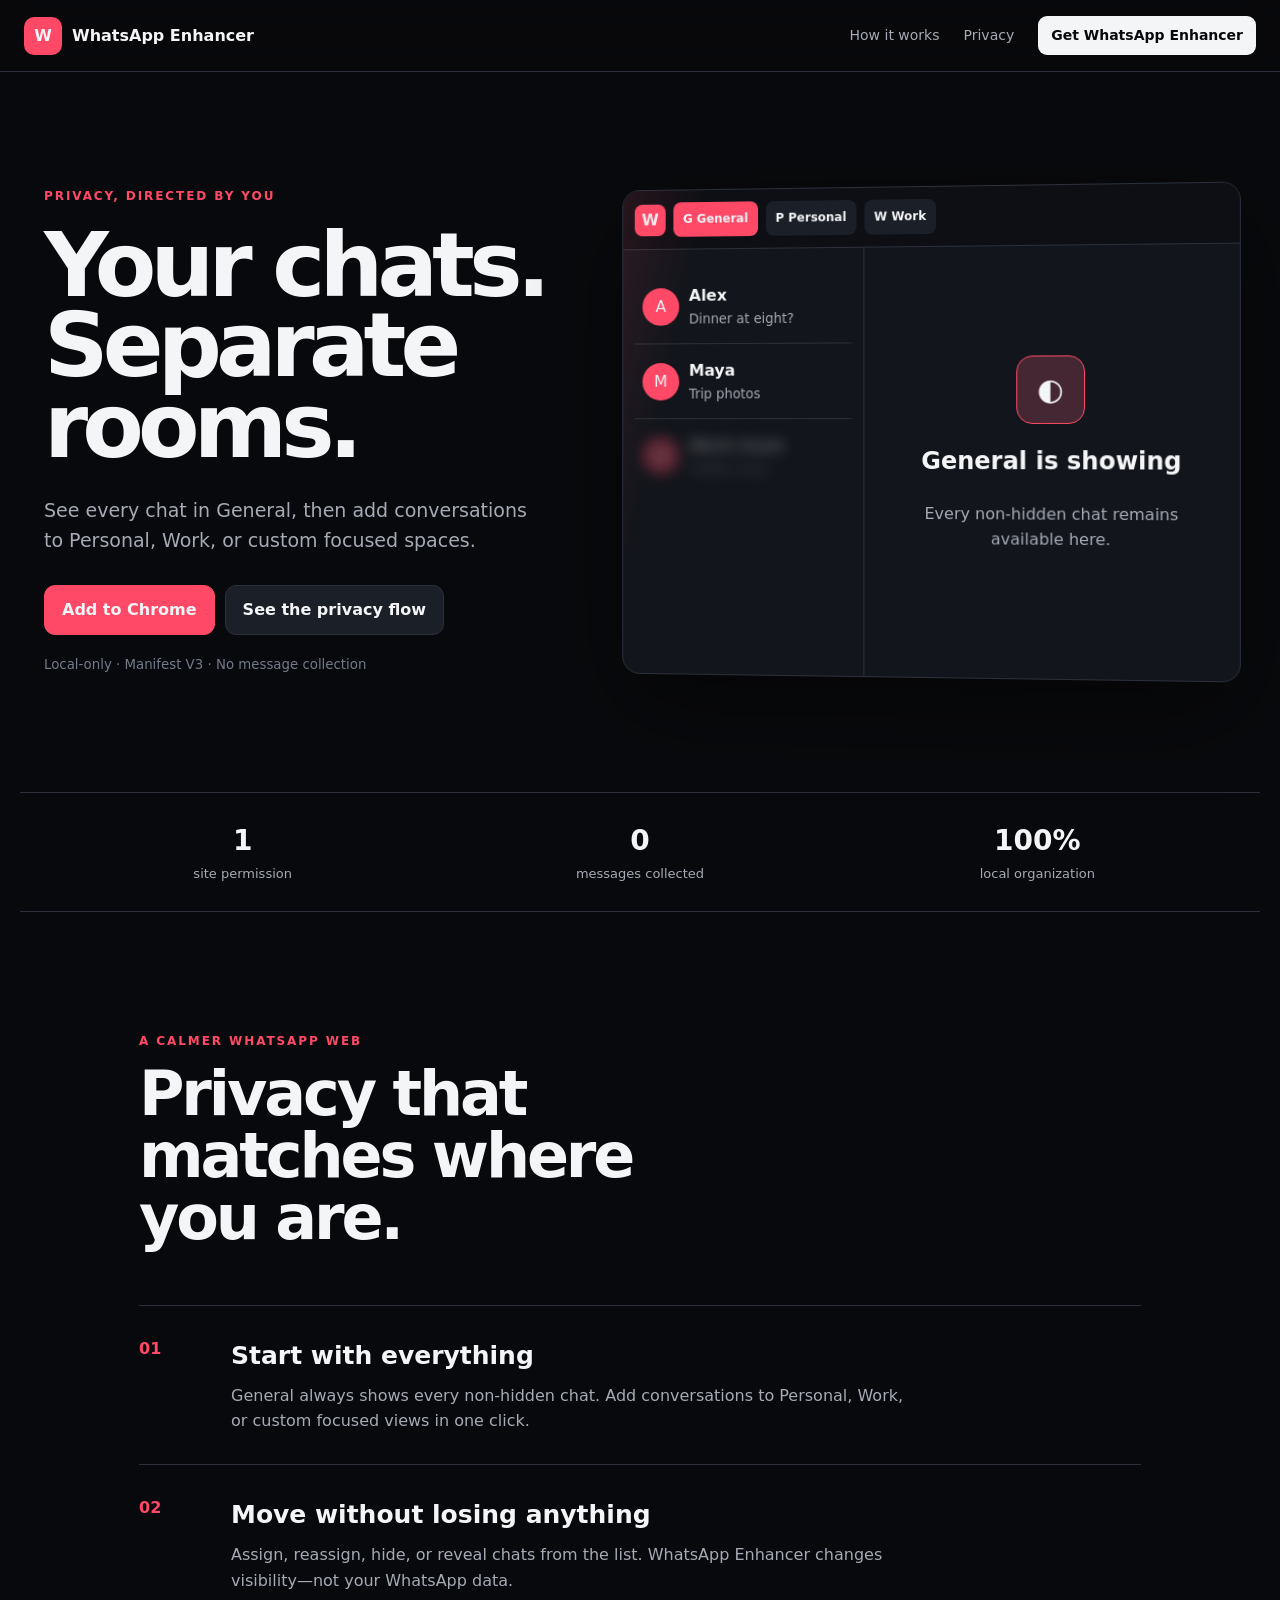
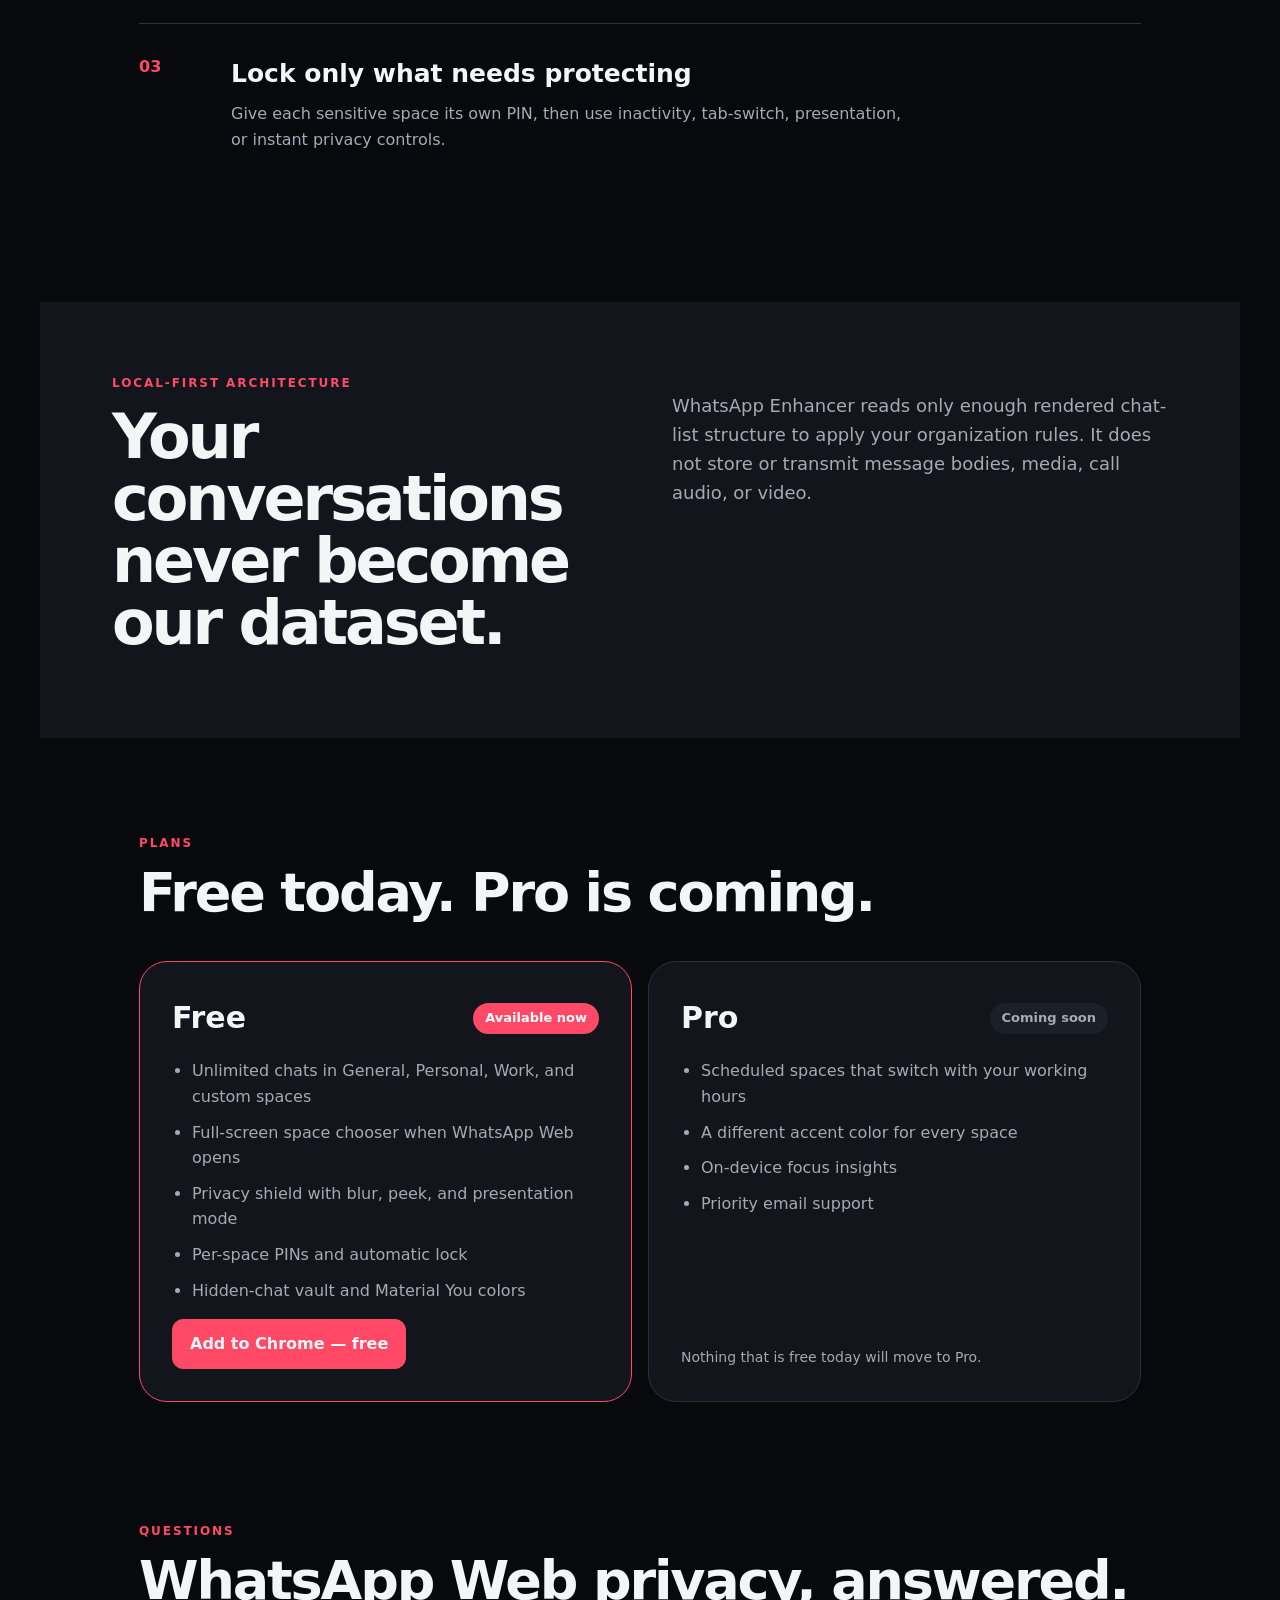
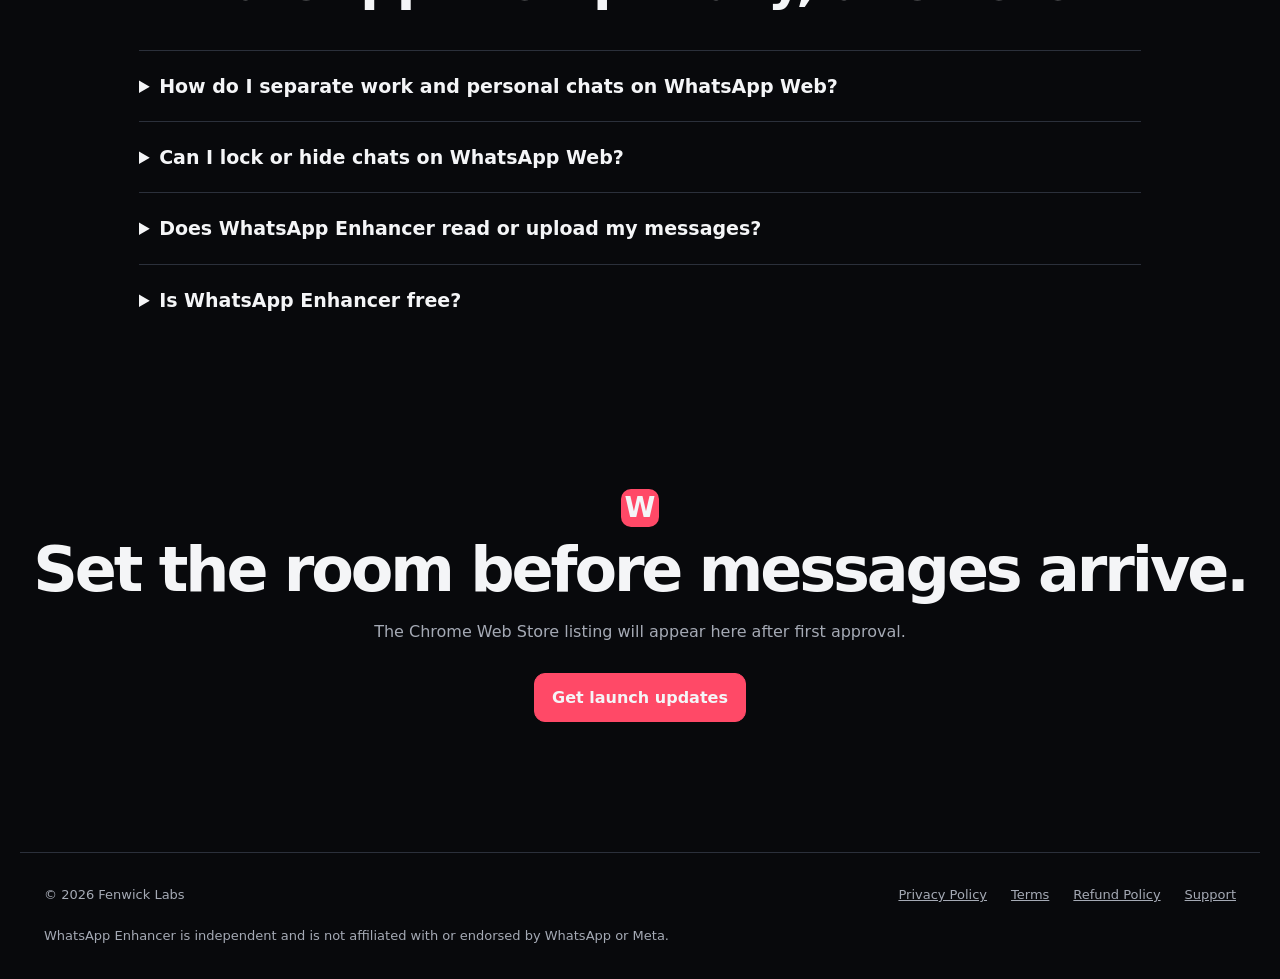
<file: index.html>
<!doctype html>
<html lang="en">
  <head>
    <meta charset="utf-8">
    <meta name="viewport" content="width=device-width, initial-scale=1">
    <title>WhatsApp Enhancer — Chat Folders, Blur & PIN Lock for WhatsApp Web</title>
    <meta name="description" content="Free Chrome extension that sorts WhatsApp Web chats into Work and Personal spaces, blurs messages from shoulder-surfers, hides chats, and PIN-locks private spaces. 100% local.">
    <link rel="canonical" href="https://fenwicklabs.com/spaceguard/">
    <meta name="robots" content="index, follow">
    <meta name="theme-color" content="#ff4967">
    <meta property="og:site_name" content="Fenwick Labs">
    <meta property="og:title" content="WhatsApp Enhancer — Separate Work and Personal chats on WhatsApp Web">
    <meta property="og:description" content="Chat folders, privacy blur, hidden chats, and PIN-locked spaces for WhatsApp Web. Free, local-first Chrome extension.">
    <meta property="og:type" content="website">
    <meta property="og:url" content="https://fenwicklabs.com/spaceguard/">
    <meta name="twitter:card" content="summary">
    <meta name="twitter:title" content="WhatsApp Enhancer — chat spaces, blur and lock">
    <meta name="twitter:description" content="Separate Work and Personal chats, blur messages, and PIN-lock private spaces. Free and local-first.">
    <script type="application/ld+json">
      {
        "@context": "https://schema.org",
        "@type": "SoftwareApplication",
        "name": "WhatsApp Enhancer",
        "applicationCategory": "BrowserApplication",
        "operatingSystem": "Chrome, Edge, Brave",
        "description": "Chrome extension that organizes WhatsApp Web chats into Work, Personal, and custom spaces, blurs sensitive content, hides chats, and PIN-locks private spaces. All processing stays on the device.",
        "url": "https://fenwicklabs.com/spaceguard/",
        "author": { "@type": "Organization", "name": "Fenwick Labs" },
        "offers": { "@type": "Offer", "price": "0", "priceCurrency": "USD" },
        "featureList": [
          "Work and Personal chat spaces for WhatsApp Web",
          "Full-screen space chooser when WhatsApp Web opens",
          "Privacy shield that blurs names, messages, and media",
          "Per-space PIN lock and automatic lock",
          "Hidden chats vault",
          "Material You accent colors in light and dark themes"
        ]
      }
    </script>
    <script type="application/ld+json">
      {
        "@context": "https://schema.org",
        "@type": "FAQPage",
        "mainEntity": [
          {
            "@type": "Question",
            "name": "How do I separate work and personal chats on WhatsApp Web?",
            "acceptedAnswer": { "@type": "Answer", "text": "Install WhatsApp Enhancer, open WhatsApp Web, and pick a space. Use the ••• button on any chat to add it to Work, Personal, or a custom space. General keeps showing every chat." }
          },
          {
            "@type": "Question",
            "name": "Can I lock or hide chats on WhatsApp Web?",
            "acceptedAnswer": { "@type": "Answer", "text": "Yes. Give any space its own 4–8 digit PIN, move chats to a Hidden vault, and turn on automatic lock after inactivity or when you switch tabs." }
          },
          {
            "@type": "Question",
            "name": "Does WhatsApp Enhancer read or upload my messages?",
            "acceptedAnswer": { "@type": "Answer", "text": "No. WhatsApp Enhancer runs only on web.whatsapp.com and stores its settings in your browser. It never collects or transmits messages, media, or contacts." }
          },
          {
            "@type": "Question",
            "name": "Is WhatsApp Enhancer free?",
            "acceptedAnswer": { "@type": "Answer", "text": "Yes. Every current feature is free. A Pro plan is in development; nothing that is free today will move behind it." }
          }
        ]
      }
    </script>
    <link rel="stylesheet" href="styles.css">
  </head>
  <body>
    <header class="nav">
      <a class="brand" href="#top"><span>W</span>WhatsApp Enhancer</a>
      <nav aria-label="Primary">
        <a href="#how">How it works</a>
        <a href="#privacy">Privacy</a>
        <a class="nav-cta" href="#install">Get WhatsApp Enhancer</a>
      </nav>
    </header>

    <main id="top">
      <section class="hero">
        <div class="hero-copy">
          <div class="eyebrow">Privacy, directed by you</div>
          <h1>Your chats.<br>Separate rooms.</h1>
          <p>See every chat in General, then add conversations to Personal, Work, or custom focused spaces.</p>
          <div class="actions">
            <a class="button primary" href="#install">Add to Chrome</a>
            <a class="button" href="#how">See the privacy flow</a>
          </div>
          <small>Local-only · Manifest V3 · No message collection</small>
        </div>
        <div class="product-shot" aria-label="Illustration of WhatsApp Enhancer organizing chats">
          <div class="shot-top"><b>W</b><span class="active">G General</span><span>P Personal</span><span>W Work</span></div>
          <div class="shot-body">
            <aside>
              <div><i>A</i><span><b>Alex</b><small>Dinner at eight?</small></span></div>
              <div><i>M</i><span><b>Maya</b><small>Trip photos</small></span></div>
              <div class="blurred"><i>W</i><span><b>Work team</b><small>Hidden here</small></span></div>
            </aside>
            <article><span class="shield">◐</span><h2>General is showing</h2><p>Every non-hidden chat remains available here.</p></article>
          </div>
          <div class="beam"></div>
        </div>
      </section>

      <section class="proof" aria-label="Product trust">
        <div><strong>1</strong><span>site permission</span></div>
        <div><strong>0</strong><span>messages collected</span></div>
        <div><strong>100%</strong><span>local organization</span></div>
      </section>

      <section class="features" id="how">
        <header><div class="eyebrow">A calmer WhatsApp Web</div><h2>Privacy that matches where you are.</h2></header>
        <article><span>01</span><div><h3>Start with everything</h3><p>General always shows every non-hidden chat. Add conversations to Personal, Work, or custom focused views in one click.</p></div></article>
        <article><span>02</span><div><h3>Move without losing anything</h3><p>Assign, reassign, hide, or reveal chats from the list. WhatsApp Enhancer changes visibility—not your WhatsApp data.</p></div></article>
        <article><span>03</span><div><h3>Lock only what needs protecting</h3><p>Give each sensitive space its own PIN, then use inactivity, tab-switch, presentation, or instant privacy controls.</p></div></article>
      </section>

      <section class="privacy" id="privacy">
        <div><div class="eyebrow">Local-first architecture</div><h2>Your conversations never become our dataset.</h2></div>
        <p>WhatsApp Enhancer reads only enough rendered chat-list structure to apply your organization rules. It does not store or transmit message bodies, media, call audio, or video.</p>
      </section>

      <section class="plans" id="plans" aria-labelledby="plans-title">
        <header><div class="eyebrow">Plans</div><h2 id="plans-title">Free today. Pro is coming.</h2></header>
        <div class="plan-grid">
          <article class="plan current">
            <h3>Free <span>Available now</span></h3>
            <ul>
              <li>Unlimited chats in General, Personal, Work, and custom spaces</li>
              <li>Full-screen space chooser when WhatsApp Web opens</li>
              <li>Privacy shield with blur, peek, and presentation mode</li>
              <li>Per-space PINs and automatic lock</li>
              <li>Hidden-chat vault and Material You colors</li>
            </ul>
            <a class="button primary" href="#install">Add to Chrome — free</a>
          </article>
          <article class="plan">
            <h3>Pro <span>Coming soon</span></h3>
            <ul>
              <li>Scheduled spaces that switch with your working hours</li>
              <li>A different accent color for every space</li>
              <li>On-device focus insights</li>
              <li>Priority email support</li>
            </ul>
            <p class="plan-note">Nothing that is free today will move to Pro.</p>
          </article>
        </div>
      </section>

      <section class="faq" id="faq" aria-labelledby="faq-title">
        <header><div class="eyebrow">Questions</div><h2 id="faq-title">WhatsApp Web privacy, answered.</h2></header>
        <details><summary>How do I separate work and personal chats on WhatsApp Web?</summary><p>Install WhatsApp Enhancer, open WhatsApp Web, and pick a space. Use the ••• button on any chat to add it to Work, Personal, or a custom space. General keeps showing every chat.</p></details>
        <details><summary>Can I lock or hide chats on WhatsApp Web?</summary><p>Yes. Give any space its own 4–8 digit PIN, move chats to a Hidden vault, and turn on automatic lock after inactivity or when you switch tabs.</p></details>
        <details><summary>Does WhatsApp Enhancer read or upload my messages?</summary><p>No. WhatsApp Enhancer runs only on web.whatsapp.com and stores its settings in your browser. It never collects or transmits messages, media, or contacts.</p></details>
        <details><summary>Is WhatsApp Enhancer free?</summary><p>Yes. Every current feature is free. A Pro plan is in development; nothing that is free today will move behind it.</p></details>
      </section>

      <section class="install" id="install">
        <div class="brand-icon">W</div>
        <h2>Set the room before messages arrive.</h2>
        <p>The Chrome Web Store listing will appear here after first approval.</p>
        <a class="button primary" href="support.html">Get launch updates</a>
      </section>
    </main>

    <footer>
      <span>© 2026 Fenwick Labs</span>
      <nav aria-label="Legal">
        <a href="privacy.html">Privacy Policy</a>
        <a href="terms.html">Terms</a>
        <a href="refund.html">Refund Policy</a>
        <a href="support.html">Support</a>
      </nav>
      <p>WhatsApp Enhancer is independent and is not affiliated with or endorsed by WhatsApp or Meta.</p>
    </footer>
  </body>
</html>
</file>
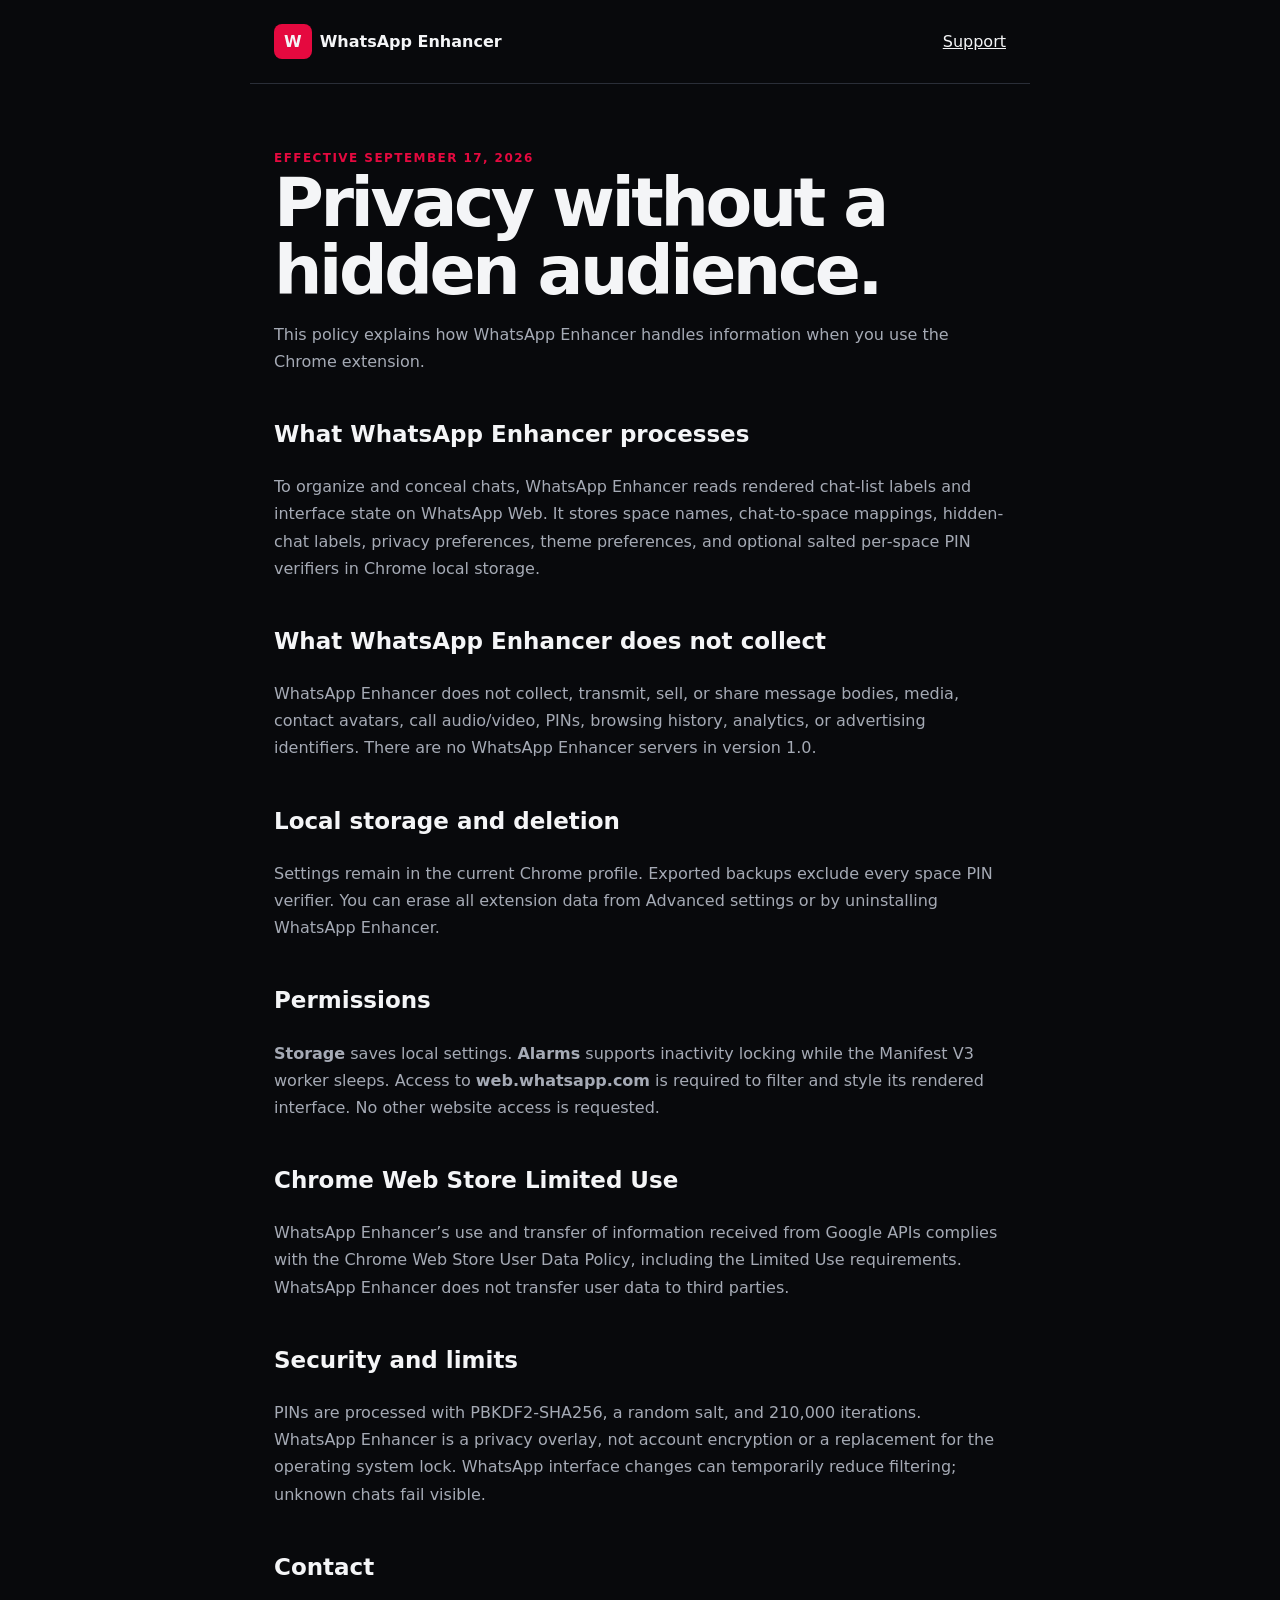
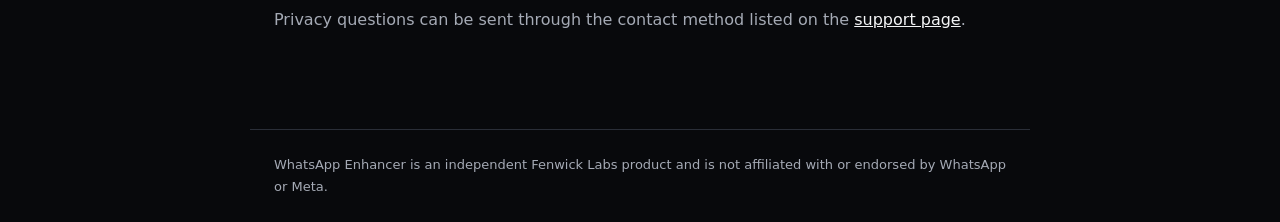
<file: privacy.html>
<!doctype html>
<html lang="en">
<head><meta charset="utf-8"><meta name="viewport" content="width=device-width,initial-scale=1"><title>Privacy Policy — WhatsApp Enhancer</title><link rel="stylesheet" href="legal.css"></head>
<body><header><a class="brand" href="index.html"><span>W</span>WhatsApp Enhancer</a><a href="support.html">Support</a></header>
<main><div class="updated">Effective September 17, 2026</div><h1>Privacy without a hidden audience.</h1><p>This policy explains how WhatsApp Enhancer handles information when you use the Chrome extension.</p>
<h2>What WhatsApp Enhancer processes</h2><p>To organize and conceal chats, WhatsApp Enhancer reads rendered chat-list labels and interface state on WhatsApp Web. It stores space names, chat-to-space mappings, hidden-chat labels, privacy preferences, theme preferences, and optional salted per-space PIN verifiers in Chrome local storage.</p>
<h2>What WhatsApp Enhancer does not collect</h2><p>WhatsApp Enhancer does not collect, transmit, sell, or share message bodies, media, contact avatars, call audio/video, PINs, browsing history, analytics, or advertising identifiers. There are no WhatsApp Enhancer servers in version 1.0.</p>
<h2>Local storage and deletion</h2><p>Settings remain in the current Chrome profile. Exported backups exclude every space PIN verifier. You can erase all extension data from Advanced settings or by uninstalling WhatsApp Enhancer.</p>
<h2>Permissions</h2><p><strong>Storage</strong> saves local settings. <strong>Alarms</strong> supports inactivity locking while the Manifest V3 worker sleeps. Access to <strong>web.whatsapp.com</strong> is required to filter and style its rendered interface. No other website access is requested.</p>
<h2>Chrome Web Store Limited Use</h2><p>WhatsApp Enhancer’s use and transfer of information received from Google APIs complies with the Chrome Web Store User Data Policy, including the Limited Use requirements. WhatsApp Enhancer does not transfer user data to third parties.</p>
<h2>Security and limits</h2><p>PINs are processed with PBKDF2-SHA256, a random salt, and 210,000 iterations. WhatsApp Enhancer is a privacy overlay, not account encryption or a replacement for the operating system lock. WhatsApp interface changes can temporarily reduce filtering; unknown chats fail visible.</p>
<h2>Contact</h2><p>Privacy questions can be sent through the contact method listed on the <a href="support.html">support page</a>.</p></main>
<footer>WhatsApp Enhancer is an independent Fenwick Labs product and is not affiliated with or endorsed by WhatsApp or Meta.</footer></body></html>
</file>
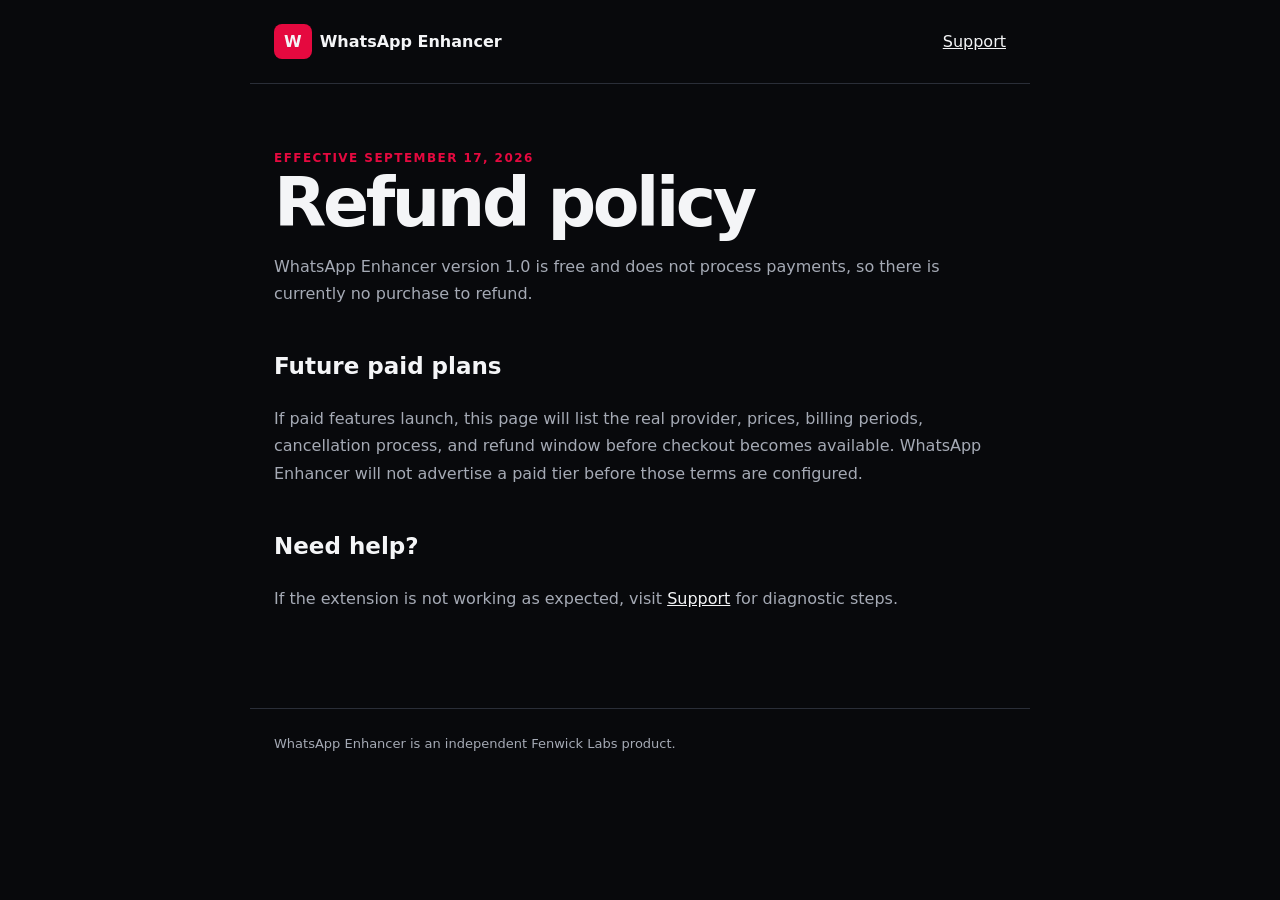
<file: refund.html>
<!doctype html>
<html lang="en">
<head><meta charset="utf-8"><meta name="viewport" content="width=device-width,initial-scale=1"><title>Refund Policy — WhatsApp Enhancer</title><link rel="stylesheet" href="legal.css"></head>
<body><header><a class="brand" href="index.html"><span>W</span>WhatsApp Enhancer</a><a href="support.html">Support</a></header>
<main><div class="updated">Effective September 17, 2026</div><h1>Refund policy</h1><p>WhatsApp Enhancer version 1.0 is free and does not process payments, so there is currently no purchase to refund.</p>
<h2>Future paid plans</h2><p>If paid features launch, this page will list the real provider, prices, billing periods, cancellation process, and refund window before checkout becomes available. WhatsApp Enhancer will not advertise a paid tier before those terms are configured.</p>
<h2>Need help?</h2><p>If the extension is not working as expected, visit <a href="support.html">Support</a> for diagnostic steps.</p></main>
<footer>WhatsApp Enhancer is an independent Fenwick Labs product.</footer></body></html>
</file>
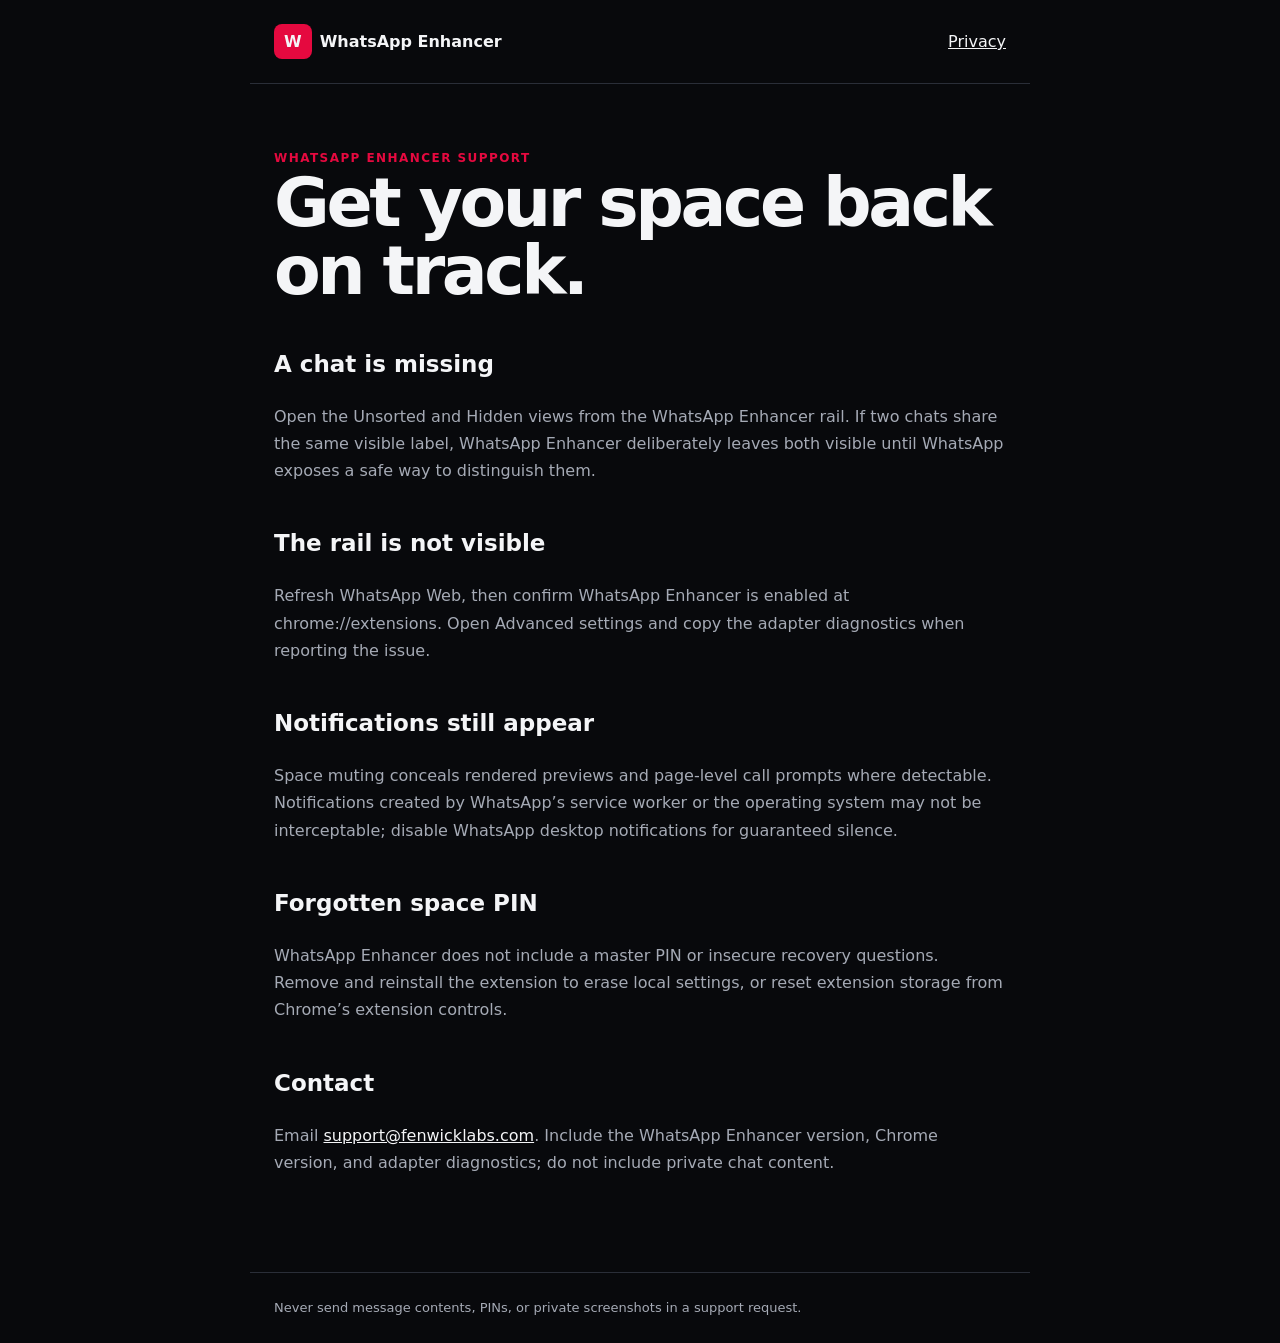
<file: support.html>
<!doctype html>
<html lang="en">
<head><meta charset="utf-8"><meta name="viewport" content="width=device-width,initial-scale=1"><title>Support — WhatsApp Enhancer</title><link rel="stylesheet" href="legal.css"></head>
<body><header><a class="brand" href="index.html"><span>W</span>WhatsApp Enhancer</a><a href="privacy.html">Privacy</a></header>
<main><div class="updated">WhatsApp Enhancer support</div><h1>Get your space back on track.</h1>
<h2>A chat is missing</h2><p>Open the Unsorted and Hidden views from the WhatsApp Enhancer rail. If two chats share the same visible label, WhatsApp Enhancer deliberately leaves both visible until WhatsApp exposes a safe way to distinguish them.</p>
<h2>The rail is not visible</h2><p>Refresh WhatsApp Web, then confirm WhatsApp Enhancer is enabled at chrome://extensions. Open Advanced settings and copy the adapter diagnostics when reporting the issue.</p>
<h2>Notifications still appear</h2><p>Space muting conceals rendered previews and page-level call prompts where detectable. Notifications created by WhatsApp’s service worker or the operating system may not be interceptable; disable WhatsApp desktop notifications for guaranteed silence.</p>
<h2>Forgotten space PIN</h2><p>WhatsApp Enhancer does not include a master PIN or insecure recovery questions. Remove and reinstall the extension to erase local settings, or reset extension storage from Chrome’s extension controls.</p>
<h2>Contact</h2><p>Email <a href="mailto:support@fenwicklabs.com">support@fenwicklabs.com</a>. Include the WhatsApp Enhancer version, Chrome version, and adapter diagnostics; do not include private chat content.</p></main>
<footer>Never send message contents, PINs, or private screenshots in a support request.</footer></body></html>
</file>
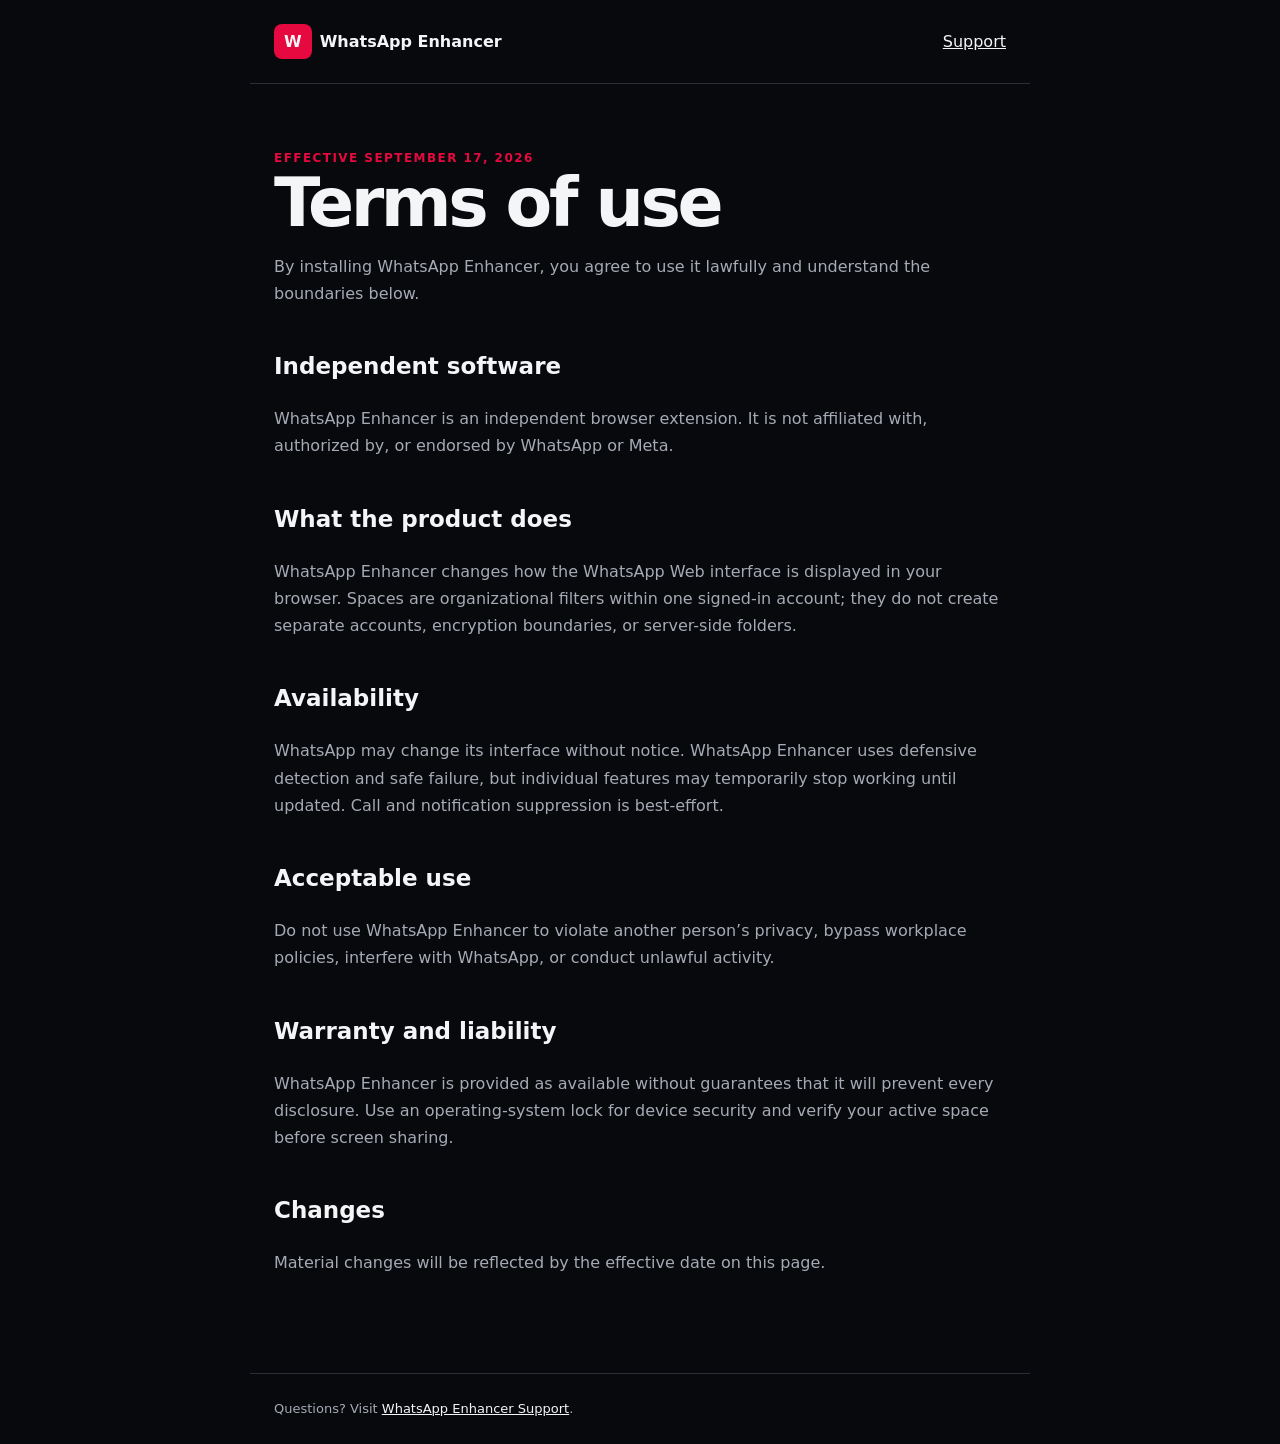
<file: terms.html>
<!doctype html>
<html lang="en">
<head><meta charset="utf-8"><meta name="viewport" content="width=device-width,initial-scale=1"><title>Terms — WhatsApp Enhancer</title><link rel="stylesheet" href="legal.css"></head>
<body><header><a class="brand" href="index.html"><span>W</span>WhatsApp Enhancer</a><a href="support.html">Support</a></header>
<main><div class="updated">Effective September 17, 2026</div><h1>Terms of use</h1><p>By installing WhatsApp Enhancer, you agree to use it lawfully and understand the boundaries below.</p>
<h2>Independent software</h2><p>WhatsApp Enhancer is an independent browser extension. It is not affiliated with, authorized by, or endorsed by WhatsApp or Meta.</p>
<h2>What the product does</h2><p>WhatsApp Enhancer changes how the WhatsApp Web interface is displayed in your browser. Spaces are organizational filters within one signed-in account; they do not create separate accounts, encryption boundaries, or server-side folders.</p>
<h2>Availability</h2><p>WhatsApp may change its interface without notice. WhatsApp Enhancer uses defensive detection and safe failure, but individual features may temporarily stop working until updated. Call and notification suppression is best-effort.</p>
<h2>Acceptable use</h2><p>Do not use WhatsApp Enhancer to violate another person’s privacy, bypass workplace policies, interfere with WhatsApp, or conduct unlawful activity.</p>
<h2>Warranty and liability</h2><p>WhatsApp Enhancer is provided as available without guarantees that it will prevent every disclosure. Use an operating-system lock for device security and verify your active space before screen sharing.</p>
<h2>Changes</h2><p>Material changes will be reflected by the effective date on this page.</p></main>
<footer>Questions? Visit <a href="support.html">WhatsApp Enhancer Support</a>.</footer></body></html>
</file>
<file: styles.css>
:root {
  color-scheme: dark;
  --bg: #08090c;
  --panel: #12151b;
  --raised: #1b1f28;
  --line: #2b303b;
  --ink: #f4f5f7;
  --muted: #a5aab5;
  --accent: #ff4967;
}

* { box-sizing: border-box; }
html { scroll-behavior: smooth; }
body { background: var(--bg); color: var(--ink); font: 400 16px/1.6 "Segoe UI Variable Text", "Segoe UI", ui-sans-serif, system-ui, sans-serif; margin: 0; }
a { color: inherit; }
.nav { align-items: center; backdrop-filter: blur(14px); background: rgba(8,9,12,.88); border-bottom: 1px solid var(--line); display: flex; height: 72px; justify-content: space-between; padding: 0 max(24px,calc((100vw - 1240px)/2)); position: sticky; top: 0; z-index: 10; }
.brand { align-items: center; display: flex; font-weight: 900; gap: 10px; text-decoration: none; }
.brand span,.brand-icon { align-items:center;background:var(--accent);border-radius:10px;display:flex;height:38px;justify-content:center;width:38px; }
.nav nav,.actions,footer nav { display:flex;gap:24px;align-items:center; }
.nav nav a { color:var(--muted);font-size:14px;text-decoration:none; }
.nav .nav-cta { background:var(--ink);border-radius:9px;color:var(--bg);font-weight:800;padding:8px 13px; }
main { overflow:hidden; }
.hero { align-items:center;display:grid;gap:64px;grid-template-columns:.9fr 1.1fr;margin:auto;max-width:1240px;min-height:720px;padding:80px 24px; }
.eyebrow { color:var(--accent);font-size:12px;font-weight:900;letter-spacing:.16em;text-transform:uppercase; }
h1 { font-size:clamp(58px,7vw,94px);letter-spacing:-.065em;line-height:.9;margin:18px 0 28px; }
.hero-copy p { color:var(--muted);font-size:19px;max-width:580px; }
.actions { gap:10px;margin:30px 0 16px; }
.button { background:var(--raised);border:1px solid var(--line);border-radius:11px;color:var(--ink);display:inline-flex;font-weight:800;padding:11px 17px;text-decoration:none; }
.button.primary { background:var(--accent);border-color:var(--accent); }
.hero-copy small { color:#737a89; }
.product-shot { background:var(--panel);border:1px solid var(--line);border-radius:18px;box-shadow:0 32px 100px rgba(0,0,0,.5);min-height:480px;overflow:hidden;position:relative;transform:perspective(1200px) rotateY(-4deg); }
.shot-top { align-items:center;background:#0d0f14;border-bottom:1px solid var(--line);display:flex;gap:8px;padding:12px; }
.shot-top>b { align-items:center;background:var(--accent);border-radius:8px;display:flex;height:32px;justify-content:center;width:32px; }
.shot-top>span { background:var(--raised);border-radius:8px;font-size:12px;font-weight:800;padding:8px 10px; }
.shot-top>span.active { background:var(--accent); }
.shot-body { display:grid;grid-template-columns:.8fr 1.2fr;min-height:430px; }
.shot-body aside { border-right:1px solid var(--line);padding:20px 12px; }
.shot-body aside>div { align-items:center;border-bottom:1px solid var(--line);display:flex;gap:10px;padding:14px 8px; }
.shot-body i { align-items:center;background:var(--accent);border-radius:50%;display:flex;font-style:normal;height:38px;justify-content:center;width:38px; }
.shot-body aside span,.shot-body aside b,.shot-body aside small { display:block; }
.shot-body small { color:var(--muted); }
.blurred { filter:blur(7px);opacity:.35; }
.shot-body article { align-items:center;display:flex;flex-direction:column;justify-content:center;padding:30px;text-align:center; }
.shot-body article h2 { margin:18px 0 4px; }
.shot-body article p { color:var(--muted); }
.shield { align-items:center;background:color-mix(in srgb,var(--accent) 18%,var(--raised));border:1px solid var(--accent);border-radius:16px;display:flex;font-size:30px;height:68px;justify-content:center;width:68px; }
.beam { animation:sweep 6s ease-in-out infinite alternate;background:linear-gradient(90deg,transparent,color-mix(in srgb,var(--accent) 14%,transparent),transparent);inset:0 auto 0 -30%;pointer-events:none;position:absolute;transform:skewX(-12deg);width:36%; }
.proof { border-bottom:1px solid var(--line);border-top:1px solid var(--line);display:grid;grid-template-columns:repeat(3,1fr);margin:auto;max-width:1240px;padding:26px 24px; }
.proof div { text-align:center; }.proof strong,.proof span { display:block; }.proof strong { font-size:28px; }.proof span { color:var(--muted);font-size:13px; }
.features { margin:auto;max-width:1050px;padding:120px 24px; }.features header { margin-bottom:56px;max-width:620px; }.features h2,.privacy h2,.install h2 { font-size:clamp(38px,5vw,62px);letter-spacing:-.05em;line-height:1;margin:12px 0; }
.features article { align-items:start;border-top:1px solid var(--line);display:grid;gap:32px;grid-template-columns:60px 1fr;padding:30px 0; }.features article>span { color:var(--accent);font-weight:900; }.features h3 { font-size:25px;margin:0 0 7px; }.features article p { color:var(--muted);margin:0;max-width:680px; }
.privacy { background:var(--panel);display:grid;gap:64px;grid-template-columns:1fr 1fr;margin:auto;max-width:1200px;padding:72px; }.privacy p { color:var(--muted);font-size:18px; }
.install { padding:130px 24px;text-align:center; }.install .brand-icon { font-size:28px;font-weight:900;margin:auto; }.install p { color:var(--muted);margin:18px auto 28px; }
footer { border-top:1px solid var(--line);color:var(--muted);display:grid;font-size:13px;gap:20px;grid-template-columns:auto 1fr;justify-content:space-between;margin:auto;max-width:1240px;padding:32px 24px; }footer nav { justify-content:flex-end; }footer p { grid-column:1/-1;margin:0; }
@keyframes sweep { to { left:100%; } }
@media(max-width:800px){.nav nav a:not(.nav-cta){display:none}.hero{grid-template-columns:1fr;min-height:auto;padding-top:60px}.product-shot{transform:none}.privacy{grid-template-columns:1fr;padding:40px 24px}.proof{grid-template-columns:1fr;gap:20px}.shot-top span{font-size:0}.shot-top span:first-letter{font-size:12px}footer{display:block;text-align:center}footer nav{flex-wrap:wrap;justify-content:center;margin:20px 0}}
@media(prefers-reduced-motion:reduce){html{scroll-behavior:auto}.beam{animation:none;left:40%}}

/* Plans + FAQ (SEO sections) */
.plans,.faq { margin:auto;max-width:1050px;padding:96px 24px 24px; }
.plans header,.faq header { margin-bottom:40px; }
.plans h2,.faq h2 { font-size:clamp(34px,4.5vw,54px);letter-spacing:-.04em;line-height:1.05;margin:12px 0; }
.plan-grid { display:grid;gap:16px;grid-template-columns:repeat(2,minmax(0,1fr)); }
.plan { background:var(--panel);border:1px solid var(--line);border-radius:28px;display:flex;flex-direction:column;gap:16px;padding:32px; }
.plan.current { border-color:var(--accent); }
.plan h3 { align-items:center;display:flex;font-size:30px;justify-content:space-between;margin:0; }
.plan h3 span { background:var(--raised);border-radius:999px;color:var(--muted);font-size:13px;letter-spacing:0;padding:5px 12px; }
.plan.current h3 span { background:var(--accent);color:#fff; }
.plan ul { color:var(--muted);display:grid;gap:10px;margin:0;padding-left:20px; }
.plan .button { align-self:flex-start;margin-top:auto; }
.plan-note { color:var(--muted);font-size:14px;margin:auto 0 0; }
.faq details { border-top:1px solid var(--line);padding:20px 0; }
.faq summary { cursor:pointer;font-size:19px;font-weight:700; }
.faq details p { color:var(--muted);margin:12px 0 0;max-width:720px; }
@media (max-width:760px) { .plan-grid { grid-template-columns:1fr; } .plan { padding:24px; } }
</file>
<file: legal.css>
:root{color-scheme:dark;--bg:#08090c;--panel:#14171e;--line:#2a2e38;--ink:#f4f5f7;--muted:#a5aab5;--accent:#e5093f}*{box-sizing:border-box}body{background:var(--bg);color:var(--ink);font:400 16px/1.7 Inter,system-ui,sans-serif;margin:0}header,main,footer{margin:auto;max-width:780px;padding:24px}header{align-items:center;border-bottom:1px solid var(--line);display:flex;justify-content:space-between}.brand{font-weight:900;text-decoration:none}.brand span{background:var(--accent);border-radius:8px;display:inline-block;margin-right:8px;padding:4px 10px}main{padding-bottom:80px;padding-top:64px}h1{font-size:clamp(42px,7vw,68px);letter-spacing:-.05em;line-height:1;margin:0 0 16px}h2{font-size:23px;margin-top:40px}p,li{color:var(--muted)}a{color:var(--ink)}.updated{color:var(--accent);font-size:12px;font-weight:800;letter-spacing:.12em;text-transform:uppercase}footer{border-top:1px solid var(--line);color:var(--muted);font-size:13px}
</file>
